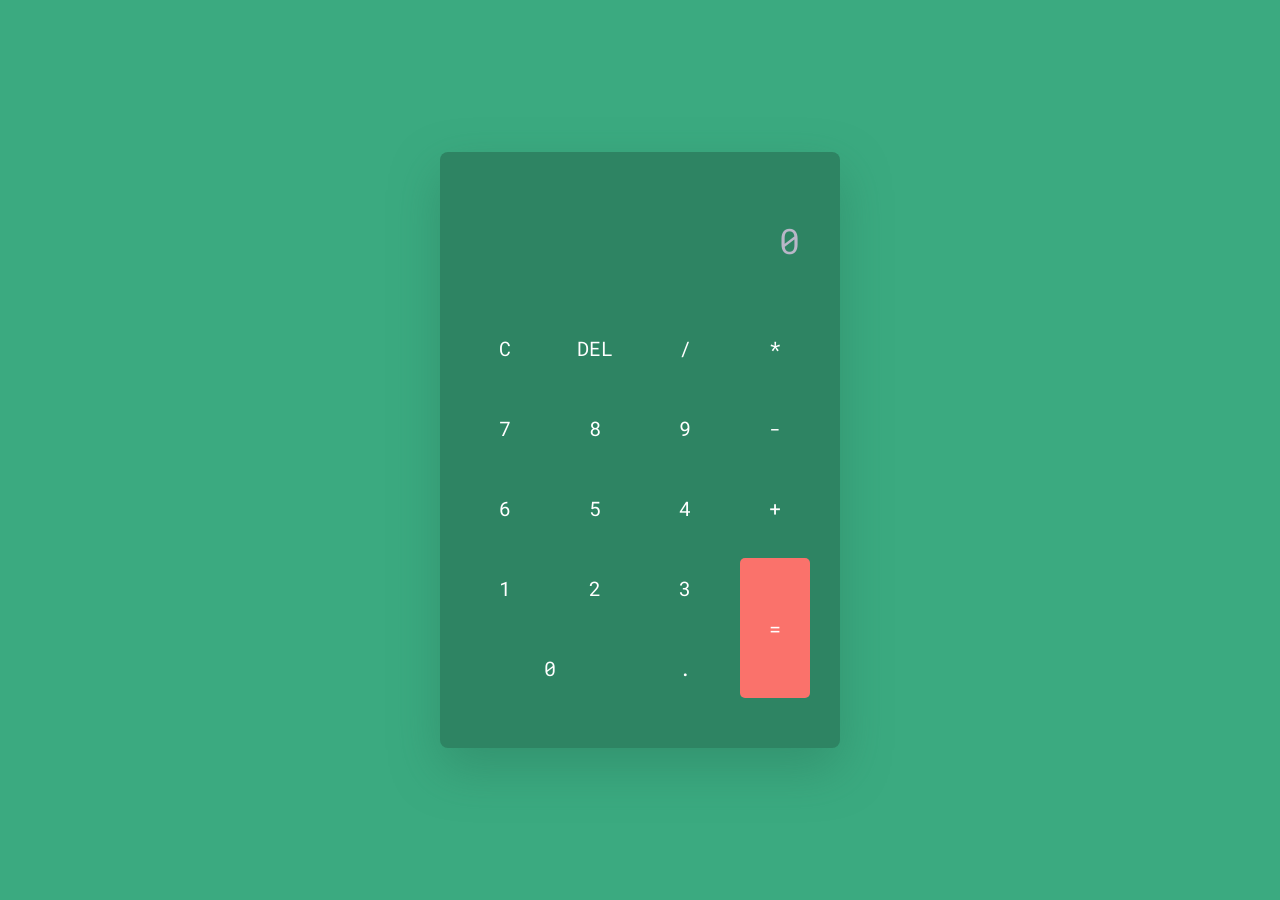
<file: Calculator/index.html>
<!DOCTYPE html>
<html lang="en">
  <head>
    <meta name="viewport" content="width=device-width, initial-scale=1.0" />
    <title>Calculator</title>
    <!-- Google Font -->
    <link
      href="https://fonts.googleapis.com/css2?family=Roboto+Mono:wght@500&display=swap"
      rel="stylesheet"
    />
    <!-- Stylesheet -->
    <link rel="stylesheet" href="style.css" />
  </head>
  <body>
    <div class="calculator">
      <div class="display">
        <input type="text" placeholder="0" id="input" disabled />
      </div>
      <div class="buttons">
        <!-- Full Erase -->
        <input type="button" value="C" id="clear" />
        <!-- Erase Single Value -->
        <input type="button" value="DEL" id="erase" />
        <input type="button" value="/" class="input-button" />
        <input type="button" value="*" class="input-button" />

        <input type="button" value="7" class="input-button" />
        <input type="button" value="8" class="input-button" />
        <input type="button" value="9" class="input-button" />
        <input type="button" value="-" class="input-button" />

        <input type="button" value="6" class="input-button" />
        <input type="button" value="5" class="input-button" />
        <input type="button" value="4" class="input-button" />
        <input type="button" value="+" class="input-button" />

        <input type="button" value="1" class="input-button" />
        <input type="button" value="2" class="input-button" />
        <input type="button" value="3" class="input-button" />

        <input type="button" value="=" id="equal" />
        <input type="button" value="0" class="input-button" />
        <input type="button" value="." class="input-button" />
      </div>
    </div>
    <!-- Script -->
    <script src="script.js"></script>
  </body>
</html>
</file>
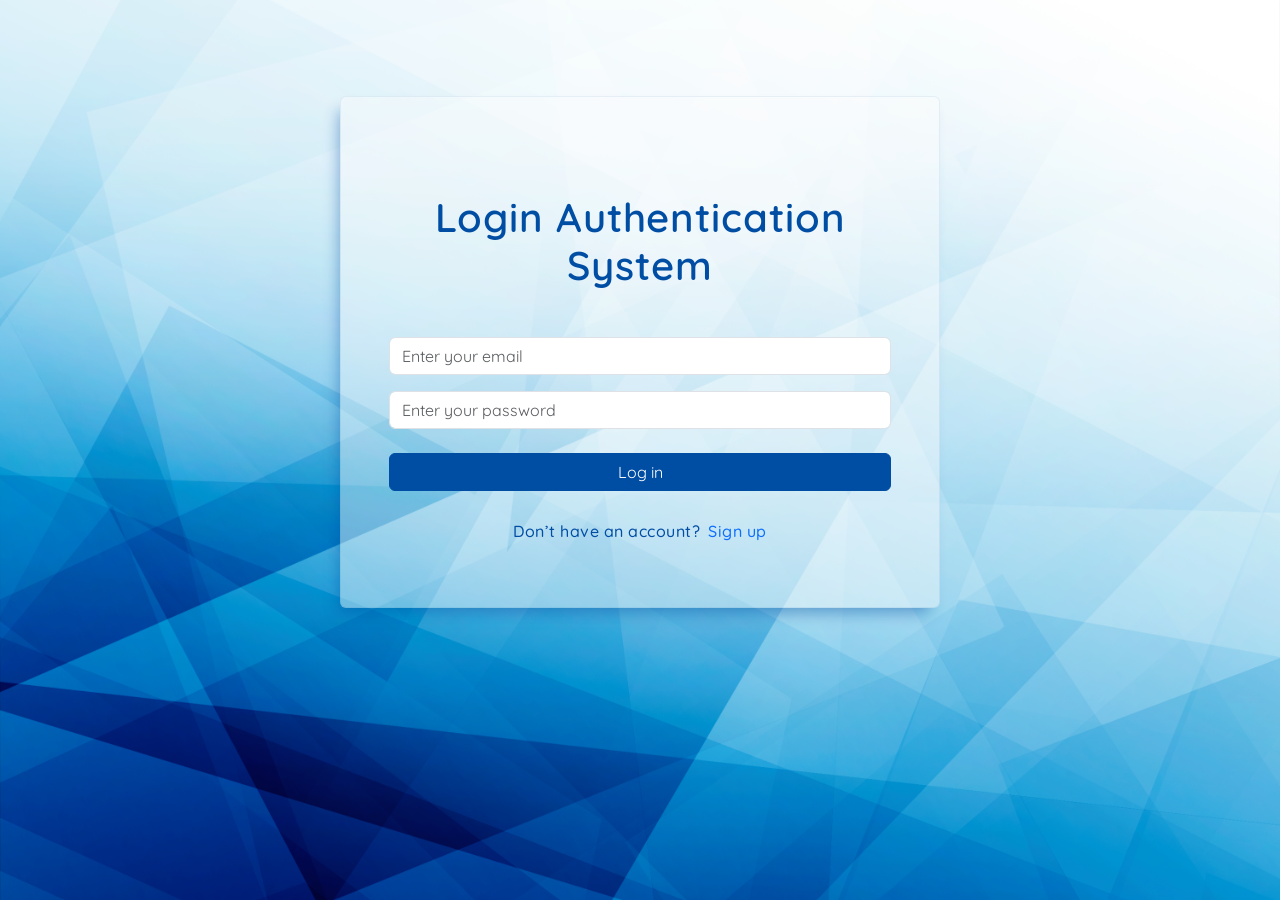
<file: Login Authentication/index.html>
<!DOCTYPE html>
<html lang="en">
  <head>
    <meta charset="UTF-8" />
    <meta name="viewport" content="width=device-width, initial-scale=1.0" />
    <link rel="shortcut icon" href="./images/favicon.ico" type="image/x-icon" />
    <title>Log in</title>
    <link rel="preconnect" href="https://fonts.googleapis.com" />
    <link rel="preconnect" href="https://fonts.gstatic.com" crossorigin />
    <link
      href="https://fonts.googleapis.com/css2?family=Quicksand:wght@300;400;500;600;700&display=swap"
      rel="stylesheet"
    />
    <link rel="stylesheet" href="./css/all.min.css" />
    <link rel="stylesheet" href="./css/bootstrap.min.css" />
    <link rel="stylesheet" href="./css/style.css" />
  </head>
  <body>
    <main class="py-5">
      <section class="py-5">
        <div class="container">
          <div
            id="loginBox"
            class="boxContainer text-center p-3 p-md-5 rounded-2"
          >
            <h1 class="my-5">Login Authentication System</h1>
            <div class="inputsForm">
              <input
                type="email"
                id="loginEmail"
                class="form-control"
                placeholder="Enter your email"
                required
              />
              <input
                type="password"
                id="loginPassword"
                class="form-control mt-3"
                placeholder="Enter your password"
                required
              />
              <button id="loginBtn" class="btn btn-main my-4 w-100">
                Log in
              </button>
              <div class="signupText d-flex justify-content-center gap-2 mt-1">
                <p>Don’t have an account?</p>
                <a class="text-decoration-none" id="signupAnchor">Sign up</a>
              </div>
            </div>
          </div>
        </div>
      </section>
    </main>

    <script src="./js/bootstrap.bundle.js"></script>
    <script src="./js/sweetalert.min.js"></script>
    <script src="./js/main.js"></script>
  </body>
</html>
</file>
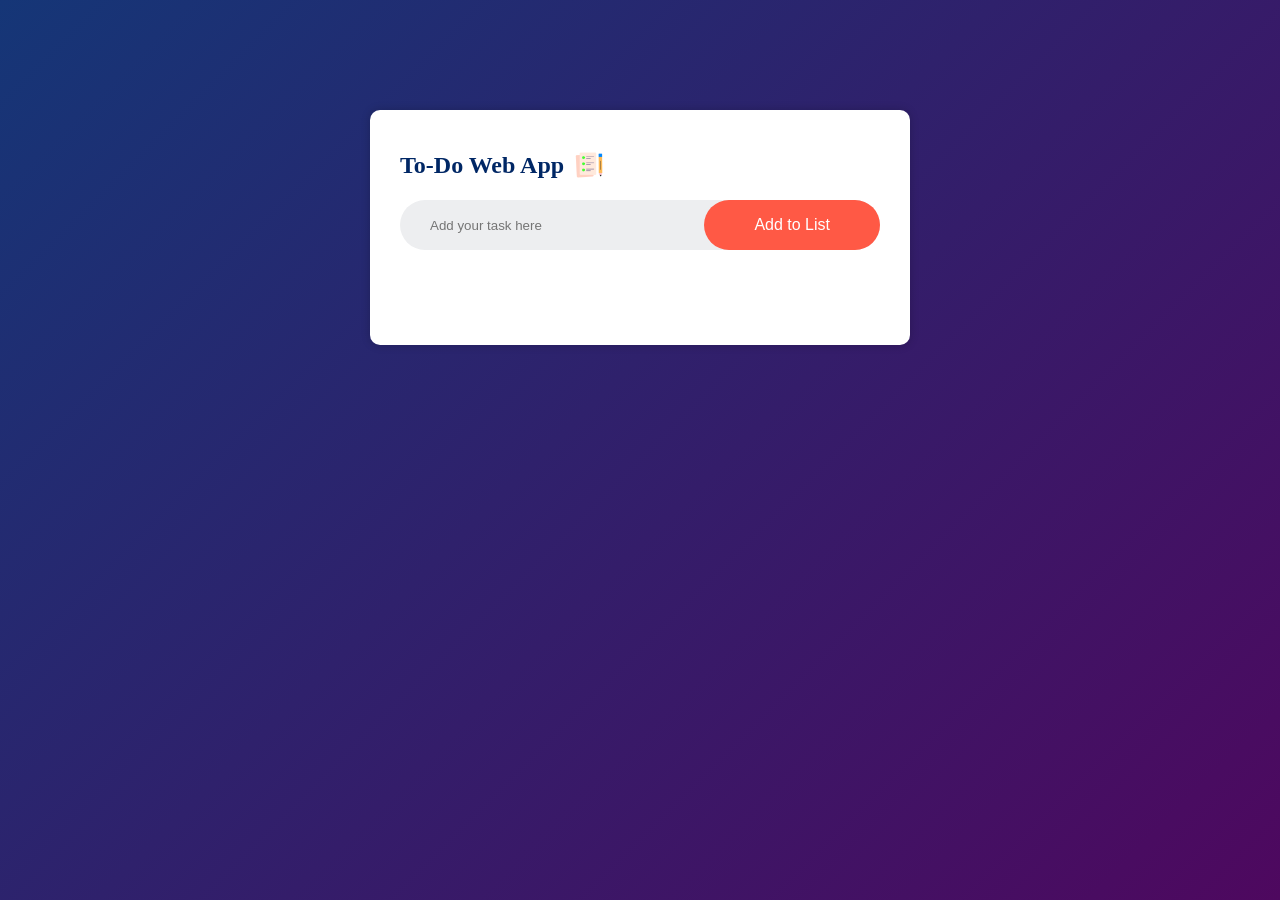
<file: To Do App/index.html>
<!DOCTYPE html>
<html lang="en">
<head>
    <meta charset="UTF-8">
    <meta http-equiv="X-UA-Compatible" content="IE=edge">
    <meta name="viewport" content="width=device-width, initial-scale=1.0">
    <title>To Do App</title>
    <link rel="stylesheet" href="./style/style.css">
</head>
<body>
    <div class="container">
        <div class="todo-app">
            <h2>To-Do Web App <img src="./images/icon.png"></h2>
            <div class="row">
                <input type="text" id="input-box" placeholder="Add your task here">
                <button onclick="addTask()">Add to List</button>
            </div>
            <ul id="list-container">
                <!-- <li class="checked">task 1</li>
                <li>task 2</li>
                <li>task 3</li> -->
            </ul>
        </div>
    </div>
    <script src="./script/script.js"></script>
</body>
</html>
</file>
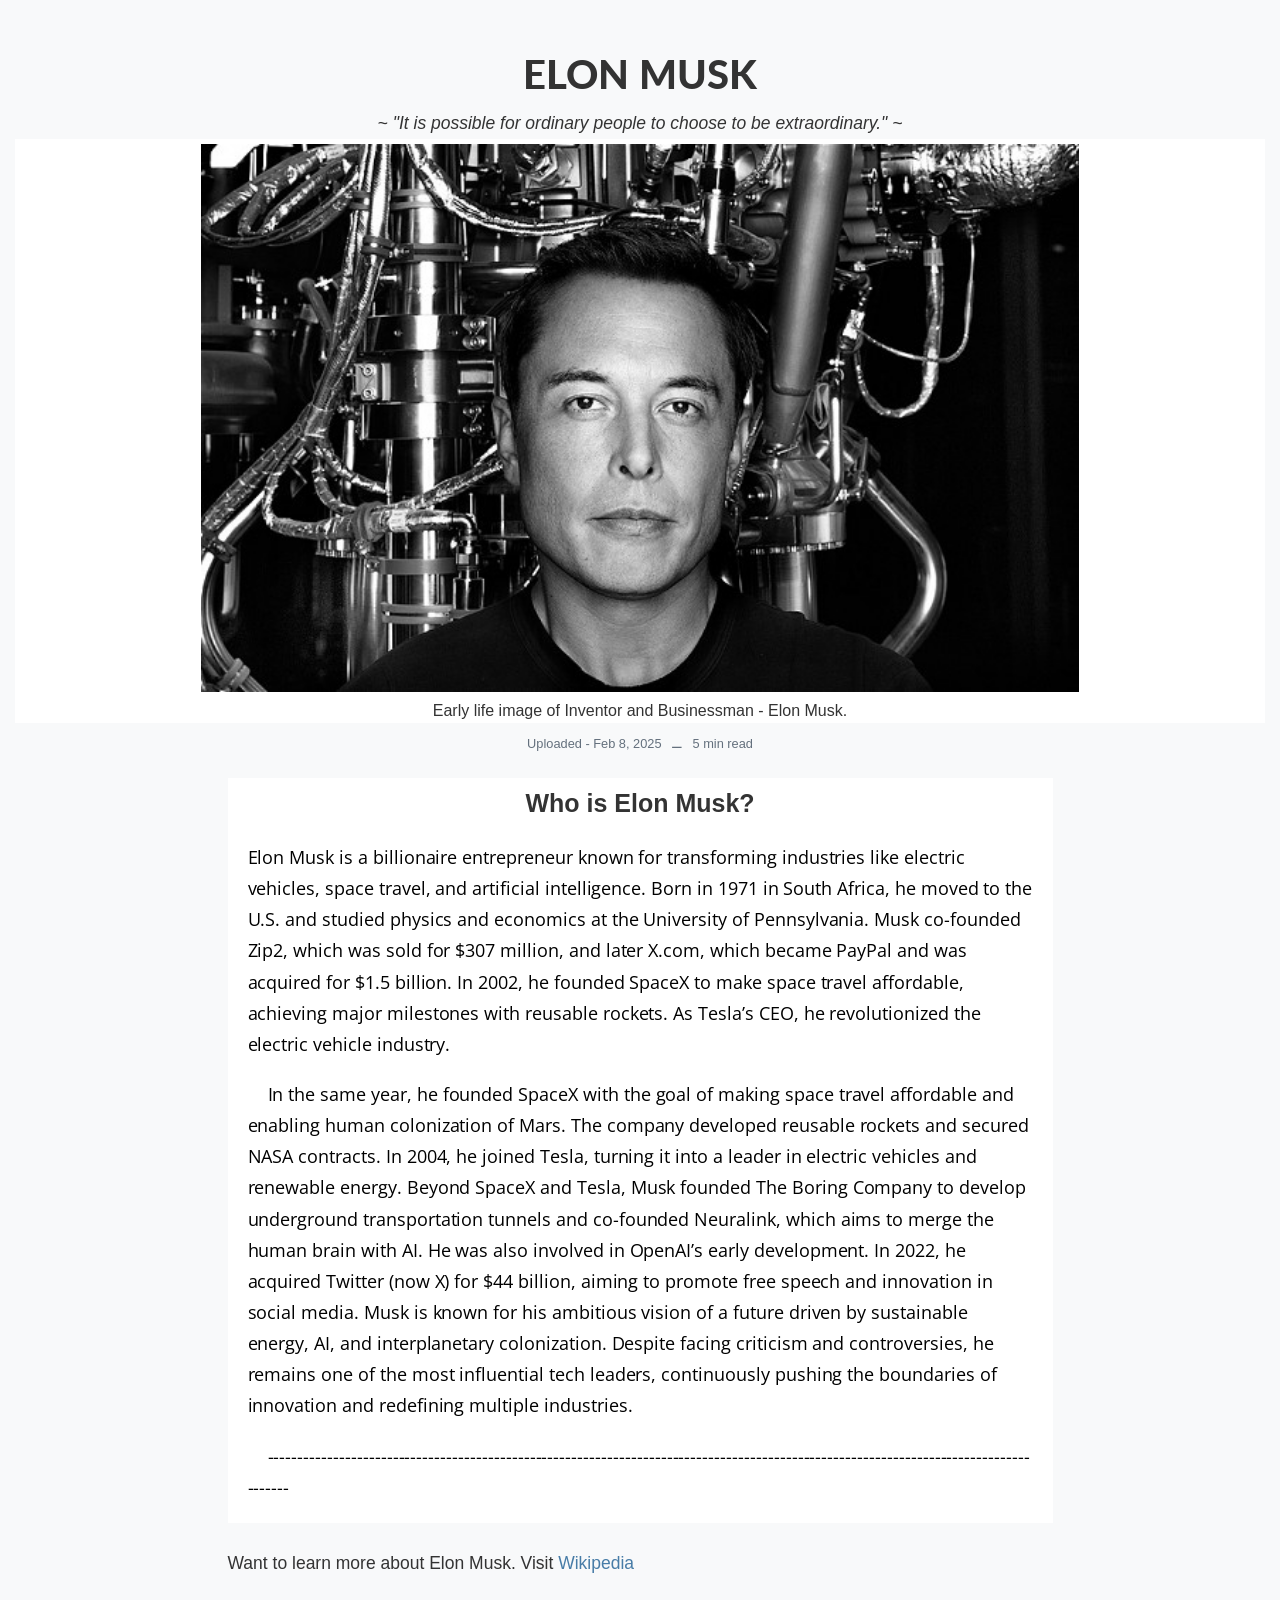
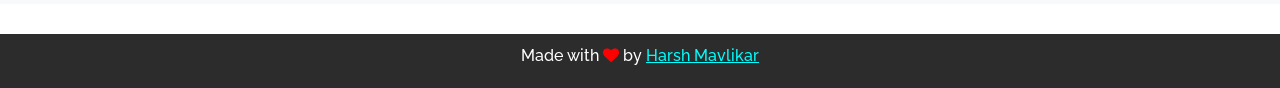
<file: Tribute Page - Elon Musk/index.html>
<!DOCTYPE html>
<html lang="en">
  <head>
    <meta charset="UTF-8">
    <meta name="viewport" content="width=device-width, initial-scale=1.0">
    <meta http-equiv="X-UA-Compatible" content="IE=edge">
    <link rel="preconnect" href="https://fonts.gstatic.com">
    <link href="https://fonts.googleapis.com/css2?family=Lato:wght@700;900&family=Raleway:wght@400;500&display=swap" rel="stylesheet">
    <link href="https://fonts.googleapis.com/css2?family=Open+Sans:wght@300;400&display=swap" rel="stylesheet">
    <link rel="stylesheet" href="https://use.fontawesome.com/releases/v5.7.2/css/all.css" integrity="sha384-fnmOCqbTlWIlj8LyTjo7mOUStjsKC4pOpQbqyi7RrhN7udi9RwhKkMHpvLbHG9Sr" crossorigin="anonymous" />
    <link rel="stylesheet" href="https://cdnjs.cloudflare.com/ajax/libs/font-awesome/4.7.0/css/font-awesome.min.css">
    <link rel="stylesheet" href="https://stackpath.bootstrapcdn.com/bootstrap/4.3.1/css/bootstrap.min.css" integrity="sha384-ggOyR0iXCbMQv3Xipma34MD+dH/1fQ784/j6cY/iJTQUOhcWr7x9JvoRxT2MZw1T" crossorigin="anonymous" />
    <link rel="stylesheet" href="./index.css">
    <title>Tribute Page | ELON MUSK</title>
  </head>
  <body>
    <main id="main" class="bg-light">
      <div class="container-fluid">
        <div class="row">
          <div class="col-12">
            <div id="header" class="text-center">
              <h1 id="title" class="lg-title">ELON MUSK</h1>
              <h3 class="subtitle font-italic font-weight-light">
                ~ "It is possible for ordinary people to choose to be extraordinary." ~
              </h3>
              <div id="img-div">
                <figure>
                  <img id="image" class="img-fluid" src="./elon+musk.jpg" alt="Early Image of Garrett Morgan">
                  <figurecaption id="img-caption">
                    Early life image of Inventor and Businessman - Elon Musk.
                  </figurecaption>
                </figure>
              </div>
            </div>
          </div>
        </div>
      </div>
      <section id="tribute-info">
        <div class="container">
          <div class="row">
            <div class="col-12">
              <div class="user-tray bg-light">
                <div class="wrapper mt-n4">
                  <small> Uploaded - Feb 8, 2025</small>
                  <small class="mx-2">&#9866;</small>
                  <small> 5 min read</small>
                </div>
              </div>
            </div>
            <div class="col-12 col-lg-9 mx-auto">
              <article>
                <h1 class="article-title"><strong>Who is Elon Musk?</strong></h1>
                <div class="article-content text-justify mt-4">
                  <p>
                    Elon Musk is a billionaire entrepreneur known for transforming industries like electric vehicles, space travel, and artificial intelligence. Born in 1971 in South Africa, he moved to the U.S. and studied physics and economics at the University of Pennsylvania.

Musk co-founded Zip2, which was sold for $307 million, and later X.com, which became PayPal and was acquired for $1.5 billion. In 2002, he founded SpaceX to make space travel affordable, achieving major milestones with reusable rockets. As Tesla’s CEO, he revolutionized the electric vehicle industry.
                  </p>
                  <p>
                    In the same year, he founded SpaceX with the goal of making space travel affordable and enabling human colonization of Mars. The company developed reusable rockets and secured NASA contracts. In 2004, he joined Tesla, turning it into a leader in electric vehicles and renewable energy.
                    Beyond SpaceX and Tesla, Musk founded The Boring Company to develop underground transportation tunnels and co-founded Neuralink, which aims to merge the human brain with AI. He was also involved in OpenAI’s early development. In 2022, he acquired Twitter (now X) for $44 billion, aiming to promote free speech and innovation in social media.
                    Musk is known for his ambitious vision of a future driven by sustainable energy, AI, and interplanetary colonization. Despite facing criticism and controversies, he remains one of the most influential tech leaders, continuously pushing the boundaries of innovation and redefining multiple industries.                                    
                </p>
                  <p>---------------------------------------------------------------------------------------------------------------------------------------</p>

                </div>
              </article>
              <div class="learn-more text-left my-5">
                <h3> Want to learn more about Elon Musk. Visit
                  <a id="tribute-link" href="https://en.wikipedia.org/wiki/Elon_Musk" target="_blank">
                    Wikipedia</a>
                </h3>
              </div>
            </div>
          </div>
        </div>
      </section>
    </main>
    <footer class="mt-5">
      <p class="text-center">
        <span>Made with <i class="fa fa-heart" style="color:red;"></i></span>
        <span>by <a href="https://www.linkedin.com/in/harsh-mavlikar/" target="_blank">Harsh Mavlikar</a></span>
      </p>
    </footer>
  </body>
</html>
</file>
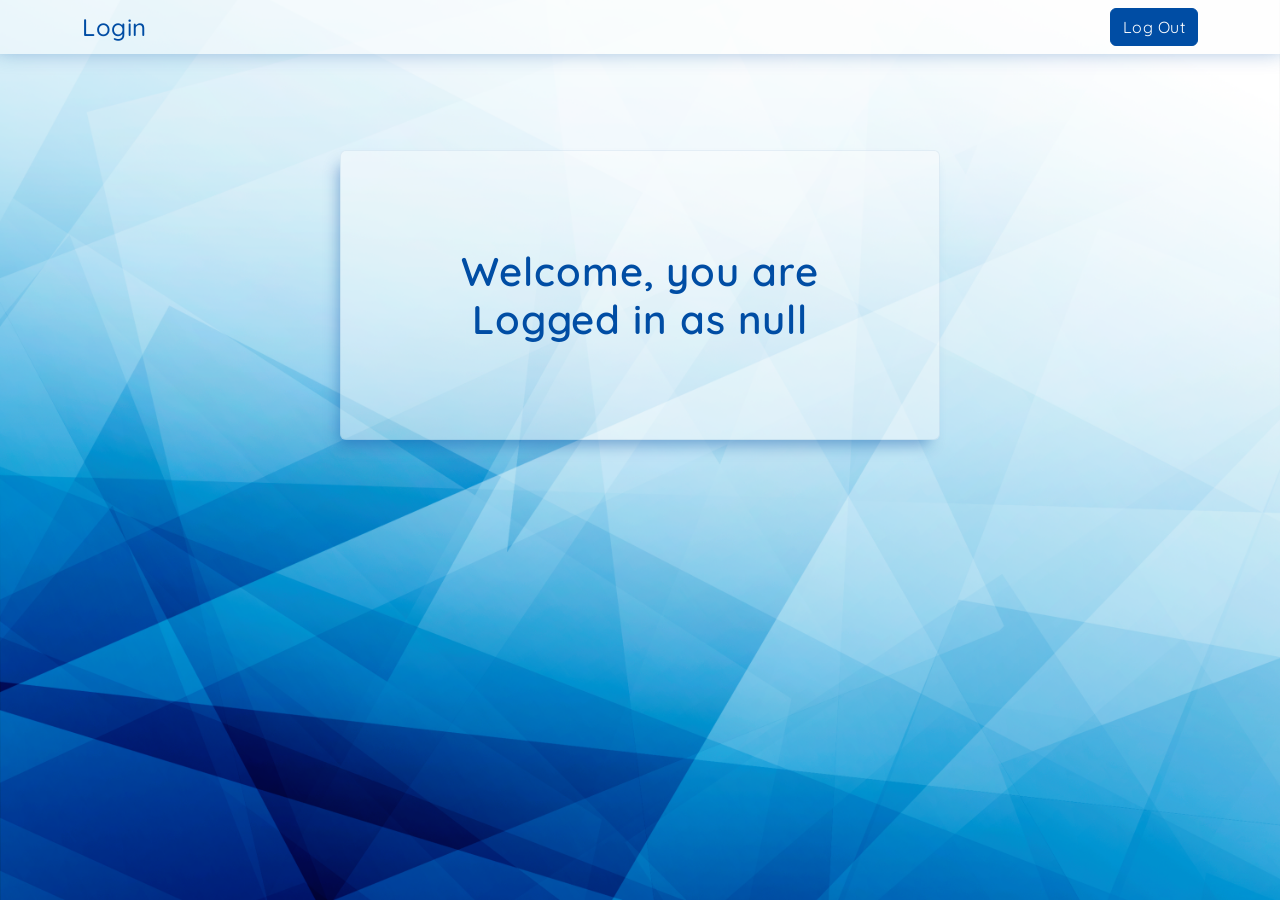
<file: Login Authentication/home.html>
<!DOCTYPE html>
<html lang="en">
  <head>
    <meta charset="UTF-8" />
    <meta name="viewport" content="width=device-width, initial-scale=1.0" />
    <link rel="shortcut icon" href="./images/favicon.ico" type="image/x-icon" />
    <title>Home</title>
    <link rel="preconnect" href="https://fonts.googleapis.com" />
    <link rel="preconnect" href="https://fonts.gstatic.com" crossorigin />
    <link
      href="https://fonts.googleapis.com/css2?family=Quicksand:wght@300;400;500;600;700&display=swap"
      rel="stylesheet"
    />
    <link rel="stylesheet" href="./css/all.min.css" />
    <link rel="stylesheet" href="./css/bootstrap.min.css" />
    <link rel="stylesheet" href="./css/style.css" />
  </head>
  <body>
    <main>
      <nav class="navbar navbar-expand-lg">
        <div class="container align-items-center">
          <a class="mainColor h4 text-decoration-none mb-0" href="#">Login</a>
          <button
            class="navbar-toggler"
            type="button"
            data-bs-toggle="collapse"
            data-bs-target="#navbarSupportedContent"
            aria-controls="navbarSupportedContent"
            aria-expanded="false"
            aria-label="Toggle navigation"
          >
            <i class="fa-solid fa-bars"></i>
          </button>
          <div class="collapse navbar-collapse" id="navbarSupportedContent">
            <ul class="navbar-nav ms-auto mb-2 mb-lg-0">
              <li class="nav-item p-3 p-lg-0">
                <a class="btn btn-main w-100" id="logOutBtn">Log Out</a>
              </li>
            </ul>
          </div>
        </div>
      </nav>
      <section class="py-5">
        <div class="container py-5">
          <div
            id="homeBox"
            class="boxContainer text-center p-3 p-md-5 rounded-2"
          >
            <h1 class="my-5" id="userName"></h1>
          </div>
        </div>
      </section>
    </main>

    <script src="./js/bootstrap.bundle.js"></script>
    <script src="./js/sweetalert.min.js"></script>
    <script src="./js/home.js"></script>
  </body>
</html>
</file>
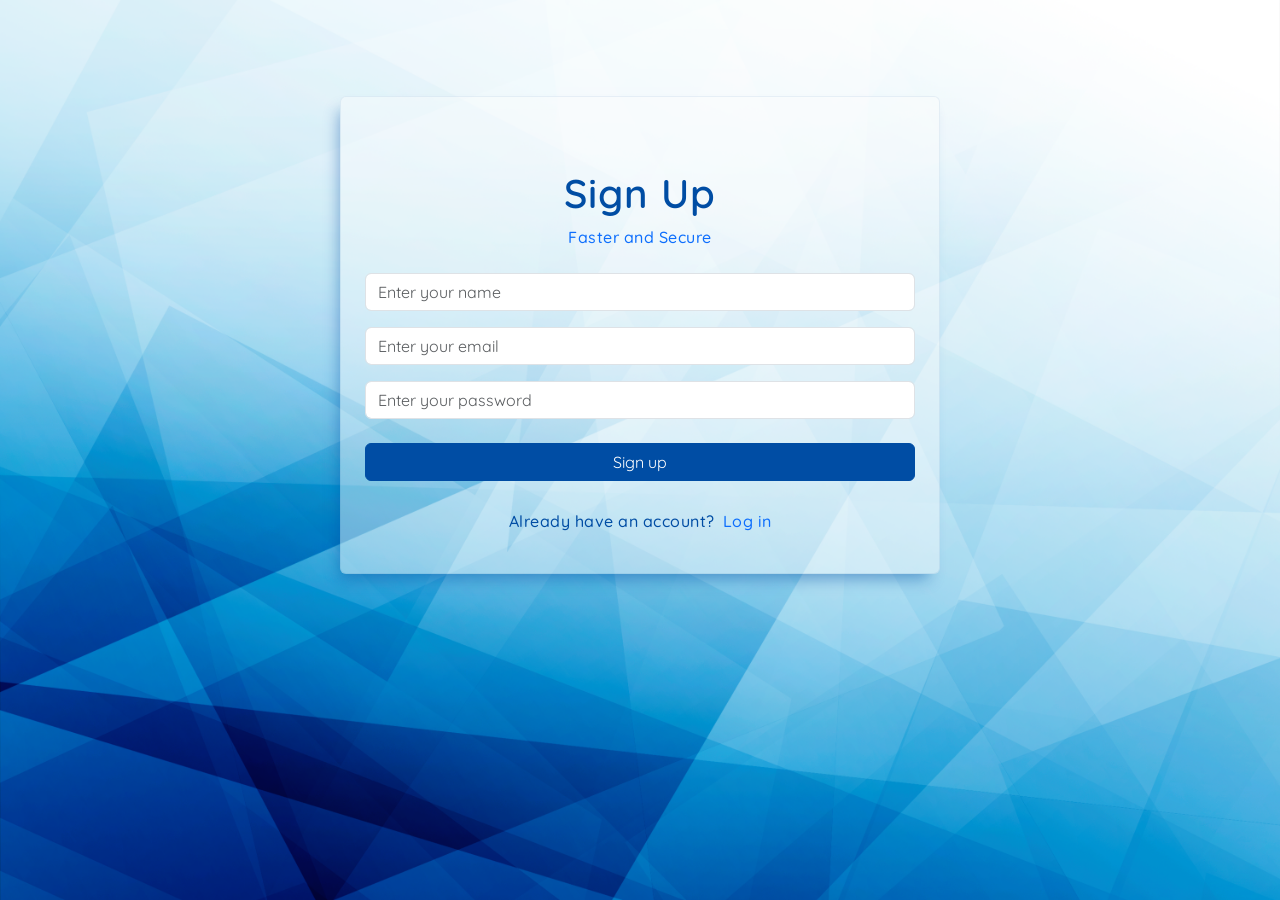
<file: Login Authentication/signup.html>
<!DOCTYPE html>
<html lang="en">
  <head>
    <meta charset="UTF-8" />
    <meta name="viewport" content="width=device-width, initial-scale=1.0" />
    <link rel="shortcut icon" href="./images/favicon.ico" type="image/x-icon" />
    <title>Sign up</title>
    <link rel="preconnect" href="https://fonts.googleapis.com" />
    <link rel="preconnect" href="https://fonts.gstatic.com" crossorigin />
    <link
      href="https://fonts.googleapis.com/css2?family=Quicksand:wght@300;400;500;600;700&display=swap"
      rel="stylesheet"
    />
    <link rel="stylesheet" href="./css/all.min.css" />
    <link rel="stylesheet" href="./css/bootstrap.min.css" />
    <link rel="stylesheet" href="./css/style.css" />
  </head>
  <body>
    <main class="py-5">
      <section class="py-5">
        <div class="container">
          <div
            id="signupBox"
            class="boxContainer text-center p-3 p-md-4 rounded-2"
          >
            <h1 class="mt-5">Sign Up</h1>
            <p class="text-primary mb-4">Faster and Secure</p>
            <div class="inputsForm">
              <input
                type="text"
                id="signupName"
                class="form-control"
                placeholder="Enter your name"
                required
              />
              <input
                type="email"
                id="signupEmail"
                class="form-control mt-3"
                placeholder="Enter your email"
                required
              />
              <input
                type="password"
                id="signupPassword"
                class="form-control mt-3"
                placeholder="Enter your password"
                required
              />
              <button id="signupBtn" class="btn btn-main my-4 w-100">
                Sign up
              </button>
              <div class="loginText d-flex justify-content-center gap-2 mt-1">
                <p>Already have an account?</p>
                <a class="text-decoration-none" id="loginAnchor">Log in</a>
              </div>
            </div>
          </div>
        </div>
      </section>
    </main>

    <script src="./js/bootstrap.bundle.js"></script>
    <script src="./js/sweetalert.min.js"></script>
    <script src="./js/signup.js"></script>
  </body>
</html>
</file>
<file: Calculator/style.css>
* {
    padding: 0;
    margin: 0;
    box-sizing: border-box;
    font-family: "Roboto Mono", monospace;
  }
  body {
    height: 100vh;
    background-color: #3BAA80;
  }
  .calculator {
    width: 400px;
    background-color: #2E8463;
    padding: 50px 30px;
    position: absolute;
    transform: translate(-50%, -50%);
    top: 50%;
    left: 50%;
    border-radius: 8px;
    box-shadow: 0 20px 50px rgb(40,113,85, 0.4);
  }
  .display {
    width: 100%;
  }
  .display input {
    width: 100%;
    padding: 15px 10px;
    text-align: right;
    border: none;
    background-color: transparent;
    color: #ffffff;
    font-size: 35px;
  }
  .display input::placeholder {
    color: #B9B6C8;
  }
  .buttons {
    display: grid;
    grid-template-columns: repeat(4, 1fr);
    grid-gap: 20px;
    margin-top: 40px;
  }
  .buttons input[type="button"] {
    font-size: 20px;
    padding: 17px;
    border: none;
    background-color: transparent;
    color: #ffffff;
    cursor: pointer;
    border-radius: 5px;
  }
  input[type="button"]#equal {
    grid-row: span 2;
    background-color: #FA726B;
  }
  input[type="button"][value="0"] {
    grid-column: span 2;
  }
</file>
<file: Login Authentication/css/style.css>
:root {
  --mainColor: #004da4;
}

body {
  color: var(--mainColor);
  font-family: "Quicksand", sans-serif;
  font-weight: 500;
  letter-spacing: 0.5px;
}

h1,
h2,
h3,
h4,
h5,
h6 {
  color: var(--mainColor);
  font-weight: 600;
  letter-spacing: 0.9px;
}

::selection {
  background-color: var(--mainColor);
  color: #fff;
}

a {
  cursor: pointer;
}

.mainColor {
  color: var(--mainColor);
}

.btn-main {
  --bs-btn-color: #fff;
  --bs-btn-bg: #004da4;
  --bs-btn-border-color: #004da4;
  --bs-btn-hover-color: #fff;
  --bs-btn-hover-bg: #003694;
  --bs-btn-hover-border-color: #003694;
  --bs-btn-focus-shadow-rgb: 49, 132, 253;
  --bs-btn-active-color: #fff;
  --bs-btn-active-bg: #003694;
  --bs-btn-active-border-color: #003694;
}

main {
  min-height: 100vh;
  background-image: url("../images/background.png");
  background-size: cover;
  background-position: center;
}

main nav {
  box-shadow: 0px -8px 22px 4px rgba(0, 77, 165, 0.45);
  background-color: rgb(253 253 253 / 43%) !important;
}

.navbar-toggler {
  border: none;
  color: var(--mainColor);
  font-size: 1.375rem;
}

main .navbar-toggler:focus {
  box-shadow: none;
}

main .form-control:focus {
  border-color: #004da413;
  box-shadow: 0 0 0 0.25rem rgba(0, 76, 163, 0.25);
}

.boxContainer {
  max-width: 600px;
  margin: auto;
  background-color: rgb(253 253 253 / 43%);
  box-shadow: -6px 10px 15px -5px rgba(0, 77, 165, 0.45);
  border: #004da413 1px solid;
}

.swal-button {
  background-color: var(--mainColor);
  border-color: var(--mainColor);
}

.swal-button:not([disabled]):hover {
  background-color: #003694;
  border-color: #003694;
}

@media screen and (max-width: 400px) {
  :root {
    font-size: 12px;
  }
}
</file>
<file: To Do App/style/style.css>
*{
    margin: 0;
    padding: 0;
    box-sizing: border-box;
    font-family: 'Poppins', sans-serif';   
}

.container{
    width: 100%;
    min-height: 100vh;
    background: linear-gradient(135deg,#153677,#4e085f);
    padding: 10px;
}

.todo-app{
    width: 100%;
    max-width: 540px;
    background: #fff;
    border-radius: 10px;
    padding: 40px 30px 70px;
    margin: 100px auto 20px;
    box-shadow: 0 0 10px rgba(0,0,0,0.2);
}

.todo-app h2{
    color: #002765;
    display: flex;
    align-items: center;
    margin-bottom: 20px;
}

.todo-app h2 img{
    width:30px;
    margin-left: 10px;
}

.row{
    display: flex;
    align-items: center;
    justify-content: space-between;
    background: #edeef0;
    border-radius: 30px;
    padding-left: 20px;
    margin-bottom: 25px;
}

input{
    flex: 1;
    border: none;
    outline: none;
    background: transparent;
    padding: 10px;
}

button{
    border: none;
    outline: none;
    background: #ff5945;
    padding: 16px 50px;
    color: #fff;
    font-size: 16px;
    border-radius: 40px;
    cursor: pointer;
}

ul li{
    list-style: none;
    font-size: 17px;
    user-select: none;
    cursor: pointer;
    position: relative;
    padding: 12px 8px 12px 50px;
}

ul li::before{
    content: '';
    position: absolute;
    width: 28px;
    height: 28px;
    border-radius: 50%;
    background-image: url(/images/unchecked.png);
    background-size: cover;
    background-position: center;
    top:12px;
    left: 8px;
}

ul li.checked{
    text-decoration: line-through;
    color: #555;
}

ul li.checked::before{
    background-image: url(/images/checked.png);
}

ul li span{
    position: absolute;
    right: 0;
    top: 5px;
    width: 40px;
    height: 40px;
    font-size: 22px;
    color: #555;
    line-height: 40px;
    text-align: center;
    border-radius: 50%;
}

ul li span:hover{
    background-color: #edeef0;
    color: #ff5945;
}
</file>
<file: Tribute Page - Elon Musk/index.css>
html {
    font-size: 10px;
}

:root {
    --secondary: #64707d;
}

body {
    font-family: -apple-system, BlinkMacSystemFont, 'Segoe UI', 'Roboto', 'Helvetica Neue', Arial, sans-serif;
    font-size: 1.6rem;
    line-height: 1.5;
    text-align: center;
    color: #333;
    margin: 0;
}

h1 {
    font-family: Roboto, sans-serif;
}

a {
    color: #477ca7;
}

a:visited {
    color: #74638f;
}

.lg-title {
    font-size: 4rem;
    margin-bottom: 0;
}

#title {
    font-family: "Lato", sans-serif;
    font-weight: 900;
}

.subtitle {
    margin-top: 15px;
}

main {
    padding-top: 50px;
}

#img-div {
    background: #fff !important;
    padding: 5px;
    padding-bottom: 0;
}

figure #image {
    display: block;
    margin: 0 auto;
    max-width: 878px;
    width: 100%;
    padding-bottom: 7px;
}

.user-tray {
    color: var(--secondary);
    background: whitesmoke;
    margin-top: 10px;
    margin-bottom: 20px;
}

.user-tray .wrapper {
    vertical-align: middle;
    padding: 3px 2px;
}

.user-tray span {
    vertical-align: middle;
    font-size: 1.45rem;
    padding: 5px;
    margin-left: 7px;
    margin-right: 7px;
}

.user-tray p {
    margin-top: 2px;
    vertical-align: middle;
}

.user-tray img {
    width: 40px;
    height: 40px;
    border-radius: 50%;
    margin-right: 7px;
}

.user-tray span.badge {
    font-weight: 600;
}

.user-tray i {
    color: #fff;
}

.user-tray #user-text p {
    vertical-align: middle;
}

.user-tray #user-text small {
    vertical-align: middle;
}

.user-tray #icon-user {
    color: #111;
}

.user-tray #user-text a {
    font-weight: 700;
}

#tribute-info article {
    background: #fff;
    padding: 10px 20px;
}

#tribute-info article p {
    font-family: "Open Sans", sans-serif;
    text-align: left;
    padding-top: 9px;
    letter-spacing: -0.044px;
    line-height: 1.78em;
    font-weight: 400;
    color: #000;
    font-size: 1.75rem;
}

#tribute-info article p:not(:first-child) {
    text-indent: 20px;
}

footer {
    font-family: "Raleway", sans-serif;
    font-weight: 500;
    background: #2c2c2c;
    color: #fff;
    min-height: 40px;
    padding: 10px;
}

footer a {
    color: aqua;
    text-decoration: underline;
    vertical-align: center;
}

footer a:visited {
    color: rgb(137, 90, 214);
}

@media screen and (max-width: 455px) {
    #tribute-info article p {
        text-align: left;
        padding-top: 9px;
        letter-spacing: -0.775px;
        line-height: 1.75em;
        font-weight: 300;
        color: #000;
        font-size: 1.75rem;
    }
}
</file>
